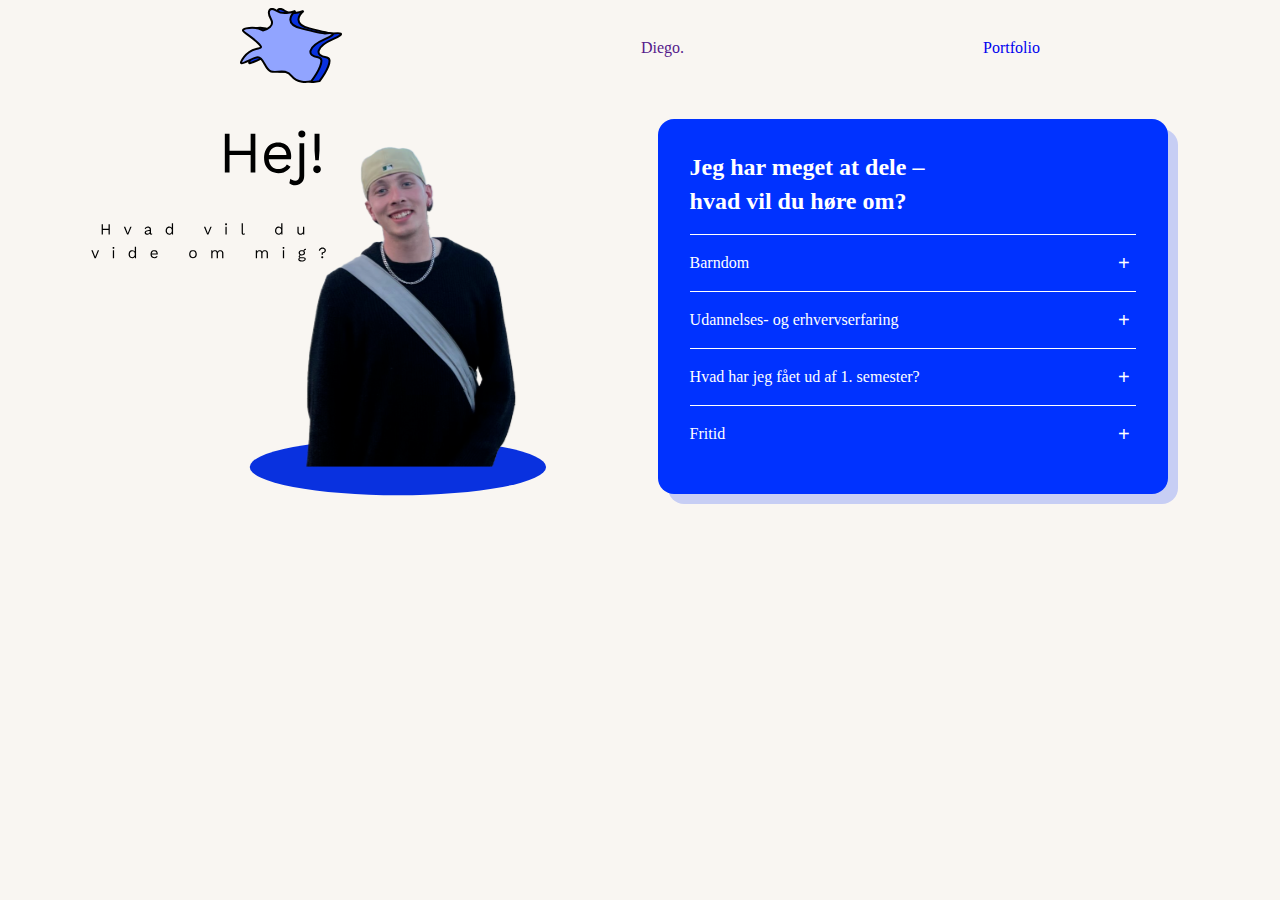
<file: aboutme.html>
<!DOCTYPE html>
<html lang="en">

<head>
    <meta charset="UTF-8">
    <meta name="viewport" content="width=device-width, initial-scale=1.0">
    <link rel="stylesheet" href="css/generel.css">
    <title>Aboutme</title>
</head>

<body>

    <header>
        <nav class="menu-bar">
            <div class="menu-left">
                <a href="index.html"><img src="img/logo.svg" alt="Diego Denckerts "></a>
            </div>

            <div class="about-me">
                <a href="">Diego.</a>
            </div>

            <div class="menu-right">
                <a href="portfolio.html">Portfolio</a>
            </div>
        </nav>
    </header>

    <main>
        <section class="om-mig">
            <div class="om-mig-img">
                <img src="img/om-mig-img.svg" alt="Et billede af Diego Denckert">
            </div>
            <section class="presentation-section">
                <div class="info-box">
                    <h2>Jeg har meget at dele –<br>hvad vil du høre om?</h2>

                    <div class="info-item">
                        <div class="info-header">
                            <span>Barndom</span>
                            <button class="toggle-btn">+</button>
                        </div>
                        <div class="info-content">
                            <p>Jeg er født og opvokset på Nørrebro, et stenkast fra Kea på Elmegade. Der har jeg boet
                                fra jeg blev født til jeg flyttede ud i 2022, hvor jeg flyttede til Ørestad med to
                                kammerater, hvor jeg stadigvæk befinder mig</p>
                        </div>
                    </div>

                    <div class="info-item">
                        <div class="info-header">
                            <span>Udannelses- og erhvervserfaring</span>
                            <button class="toggle-btn">+</button>
                        </div>
                        <div class="info-content">
                            <p>Min skoletid var præget af både faglig interesse og kreative udfoldelser, især i musik og
                                design.</p>
                        </div>
                    </div>


                    <div class="info-item">
                        <div class="info-header">
                            <span>Hvad har jeg fået ud af 1. semester?</span>
                            <button class="toggle-btn">+</button>
                        </div>
                        <div class="info-content">
                            <p>Jeg bruger min fritid på musik, gaming og kreative projekter som fx film og animation.
                            </p>
                        </div>
                    </div>

                    <div class="info-item">
                        <div class="info-header">
                            <span>Fritid</span>
                            <button class="toggle-btn">+</button>
                        </div>
                        <div class="info-content">
                            <p>Jeg bruger min fritid på musik, gaming og kreative projekter som fx film og animation.
                            </p>
                        </div>
                    </div>
                </div>
            </section>

        </section>
    </main>
    <footer></footer>

    <script src="js/js.js"></script>
</body>

</html>
</file>
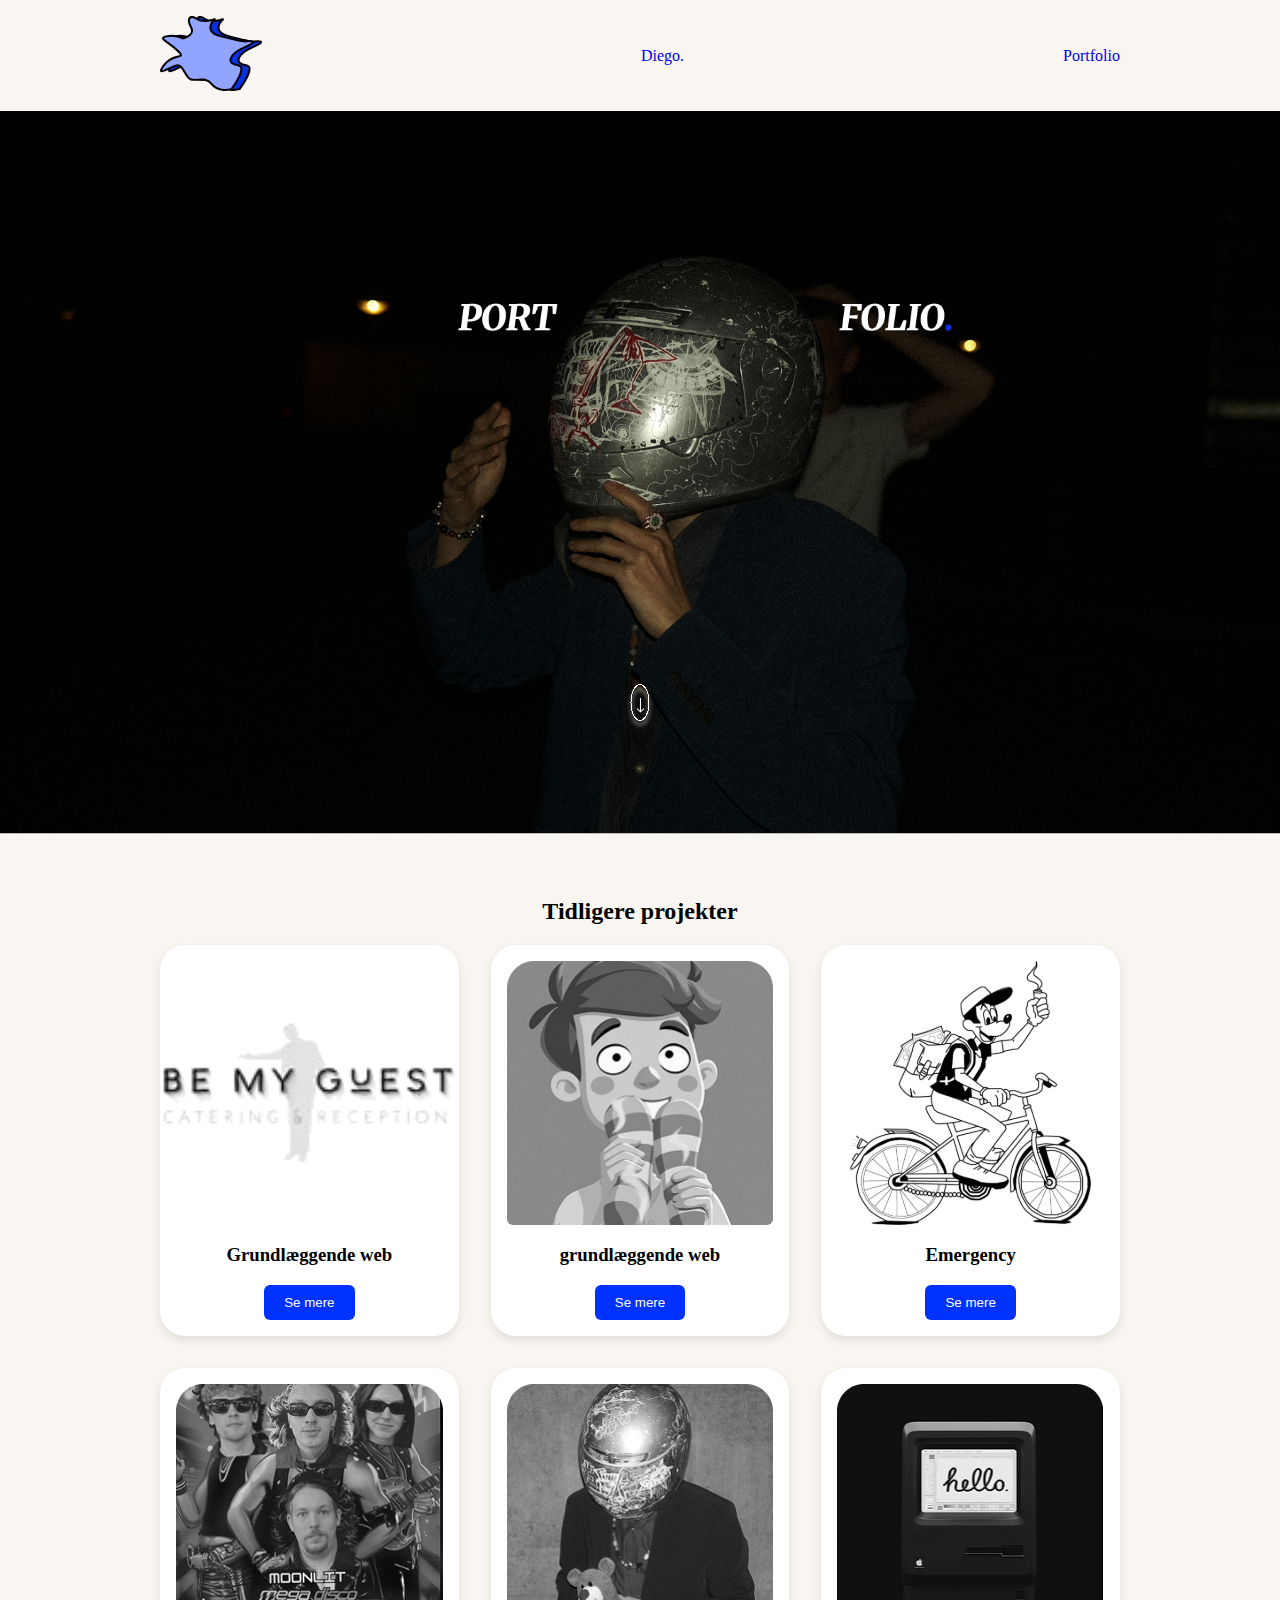
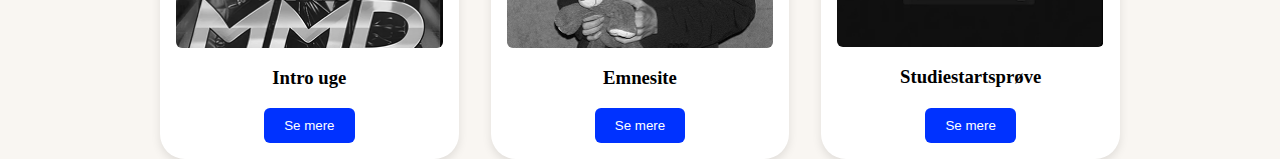
<file: portfolio.html>
<!DOCTYPE html>
<html lang="en">
<link rel="stylesheet" href="css/portfolio.css">

<head>
    <meta charset="UTF-8">
    <meta name="viewport" content="width=device-width, initial-scale=1.0">
    <title>Index</title>
</head>

<body>
    <header>
        <nav class="menu-bar">
            <div class="menu-left">
                <a href="index.html"><img src="img/logo.svg" alt=""></a>
            </div>

            <div class="about-me">
                <a href="aboutme.html">Diego.</a>
            </div>

            <div class="menu-right">
                <a href="portfolio.html">Portfolio</a>
            </div>
        </nav>
    </header>

    <main>
        <section class="hero">
            <div class="hero-img">
                <img src="img/hero-portfolio.png"
                    alt="Et billede af en person med motercykel hjelm og teksten Diego Denckert">
                <button class="scroll-btn" onclick="scrollToSection()">
                    <img src="img/scrolld-down.svg" alt="Et billede af en pil ned ad">
                </button>
            </div>
        </section>

        <div class="projekter" id="portfolio">
            <h2>Tidligere projekter</h2>
        </div>

        <section class="portfolio-section">
            <div class="dialog-card">
                <div class="image-container">
                    <div class="card-section">
                        <div class="dialog-image"><img src="img/bmg-card.png" alt="Et billede af be my guest logo">
                            <img class="overlay-pic" src="img/bmg-logo.png" alt="Be my guest logo">
                            <h3>Grundlæggende web</h3>
                            <button class="cta_btn" onclick="openDialog('bemyguestDialog')">Se mere</button>
                        </div>
                    </div>
                    <dialog id="bemyguestDialog">
                        <article>
                            <h2>Sigurdsgade</h2>
                            <img src="img/sigurdsgade-dialog-img.webp" alt="En Sigurdsgade plakat">
                            <p>HER SKAL DER LAVES OM BEMYGUEST</p>
                            <a href="https://sigurdcph.com">Se mere</a>
                            <button onclick="closeDialog('bemyguestDialog')" autofocus>Luk</button>
                        </article>
                    </dialog>
                </div>


                <div class="image-container">
                    <div class="card-section">
                        <div class="dialog-image"><img src="img/sure-sokker-card.png" alt="Et billede af Lagune">
                            <h3>grundlæggende web</h3>
                            <button class="cta_btn" onclick="openDialog('sokkeDialog')">Se mere</button>
                        </div>
                    </div>

                    <dialog id="sokkeDialog">
                        <article>
                            <h2>Lagune</h2>
                            <img src="img/lagune-dialog-img.webp" alt="Et billede inde i butikken Lagune">
                            <p>Her skal der stå om sure sokker-site!!</p>
                            <a href="https://lagunecph.com">Se mere</a>
                            <button onclick="closeDialog('sokkeDialog')" autofocus>Luk</button>
                        </article>
                    </dialog>
                </div>

                <div class="image-container">
                    <div class="card-section">
                        <div class="dialog-image"><img src="img/cykel-card.svg " alt="Et billede af Lagune">
                            <h3>Emergency</h3>
                            <button class="cta_btn" onclick="openDialog('cykelDialog')">Se mere</button>
                        </div>
                    </div>

                    <dialog id="cykelDialog">
                        <article>
                            <h2>Lagune</h2>
                            <img src="img/hakami-dialog-img.webp" alt="Et billede af et Hakami medlem">
                            <p>HER SKAL STÅ OM NØRREBRO-GUIDEN!</p>
                            <a href="">Se mere</a>
                            <button onclick="closeDialog('cykelDialog')" autofocus>Luk</button>
                        </article>
                    </dialog>
                </div>

                <div class="image-container">
                    <div class="card-section">
                        <div class="dialog-image"><img src="img/introuge-card.png" alt="Et billede af Lagune">
                            <h3>Intro uge</h3>
                            <button class="cta_btn" onclick="openDialog('introDialog')">Se mere</button>
                        </div>
                    </div>

                    <dialog id="introDialog">
                        <article>
                            <h2>Lagune</h2>
                            <img src="img/hakami-dialog-img.webp" alt="Et billede af et Hakami medlem">
                            <p>HER SKAL STÅ OM NØRREBRO-GUIDEN!</p>
                            <a href="">Se mere</a>
                            <button onclick="closeDialog('introDialog')" autofocus>Luk</button>
                        </article>
                    </dialog>
                </div>

                <div class="image-container">
                    <div class="card-section">
                        <div class="dialog-image"><img src="img/emnesite-card.png" alt="Et billede af Lagune">
                            <h3>Emnesite</h3>
                            <button class="cta_btn" onclick="openDialog('emneDialog')">Se mere</button>
                        </div>
                    </div>

                    <dialog id="emneDialog">
                        <article>
                            <h2>Lagune</h2>
                            <img src="img/hakami-dialog-img.webp" alt="Et billede af et Hakami medlem">
                            <p>HER SKAL STÅ OM NØRREBRO-GUIDEN!</p>
                            <a href="">Se mere</a>
                            <button onclick="closeDialog('emneDialog')" autofocus>Luk</button>
                        </article>
                    </dialog>
                </div>

                <div class="image-container">
                    <div class="card-section">
                        <div class="dialog-image"><img src="img/test-card.png" alt="Et billede af Lagune">
                            <h3>Studiestartsprøve
                            </h3>
                            <button class="cta_btn" onclick="openDialog('testDialog')">Se mere</button>
                        </div>
                    </div>

                    <dialog id="testDialog">
                        <article>
                            <h2>Lagune</h2>
                            <img src="img/hakami-dialog-img.webp" alt="Et billede af et Hakami medlem">
                            <p>HER SKAL STÅ OM NØRREBRO-GUIDEN!</p>
                            <a href="">Se mere</a>
                            <button onclick="closeDialog('testDialog')" autofocus>Luk</button>
                        </article>
                    </dialog>
                </div>
            </div>


        </section>
    </main>

    <footer></footer>
    <script src="js/portfolio.js"></script>
</body>


</html>
</file>
<file: css/generel.css>
body{
    background-color: #F9F6F2;
    margin-left: 5rem;
    margin-right: 5rem;
  }
  
  img{
    max-width: 100%;
    height: auto;
  }
  
  /* info-box */
  .presentation-section {
    padding: 2rem;
    display: flex;
    justify-content: center;
    align-items: center;
    width: 650px;
  }
  
  .info-box {
    background-color: #0032ff;
    color: white;
    border-radius: 16px;
    padding: 2rem;
    box-shadow: 10px 10px 0px rgba(0, 50, 255, 0.2);
    max-width: 650px;
    width: 100%;
    transition: transform 0.3s ease, box-shadow 0.3s ease;
  }
  
  .info-box h2 {
    margin-top: 0;
    font-size: 1.5rem;
    margin-bottom: 1rem;
    line-height: 1.4;
  }
  
  .info-item {
    border-top: 1px solid white;
    padding: 1rem 0;
  }
  
  .info-header {
    display: flex;
    justify-content: space-between;
    align-items: center;
    cursor: pointer;
  }
  
  .toggle-btn {
    background: none;
    border: none;
    color: white;
    font-size: 1.5rem;
    cursor: pointer;
  }
  
  .info-content {
    margin-top: 0.5rem;
    display: none;
    animation: fadeIn 0.3s ease-in-out;
  }
  
  .info-item.active .info-content {
    display: block;
  }
  
  .info-content.closing {
    opacity: 0;
    transform: translateY(-10px);
    max-height: 0 !important;
    padding-bottom: 0 !important;
  }
  
  .toggle-btn {
    background: none;
    border: none;
    font-size: 20px;
    cursor: pointer;
    width: 24px;
    height: 24px;
    display: flex;
    align-items: center;
    transition: transform 0.3s ease;
  }
  
  .info-item.active .toggle-btn {
    transform: rotate(45deg); 
  }
  
  @keyframes fadeIn {
    from {
      opacity: 0;
      transform: translateY(-5px);
    }
    to {
      opacity: 1;
      transform: translateY(0);
    }
  }
  
  /* Tidliger projekter sektion */
  
  .projekter h1{
    text-align: center;
    margin-top: 20vh;
  }
  .projekter-link {
    display: flex;
    justify-content: center;
    align-items: center;
    margin: 2rem auto;
    width: 100%;
  }
  
  /* udtalelser */
  /* udtalelser */
  
  .scroll-nav {
  width: 100%;
  max-width: 1240px;
  margin: 20px auto;
  display: flex;
  flex-direction: column;
  align-items: center;
  gap: 10px;
  box-sizing: border-box;
  padding: 40px 20px; 
  }
  
  .scroll-menu-container {
  width: 100%;
  max-width: 1200px;
  height: 400px;         
  overflow-y: auto;
  scroll-behavior: smooth;
  border: 1px solid #999;
  border-radius: 8px;
  scroll-snap-type: y mandatory;
  }
  
  .scroll-item {
  height: 400px;
  scroll-snap-align: start;
  padding: 40px;
  background: #eee;
  border-bottom: 1px solid #ccc;
  font-size: 1.3rem;
  display: flex;
  align-items: center;
  justify-content: center;
  user-select: none;
  box-sizing: border-box;
  flex-direction: column;
  gap: 20px;
  }
  
  .scroll-content {
  display: flex;
  flex-direction: column;
  align-items: center;
  text-align: center;
  gap: 20px;
  }
  
  .pic-wrapper img {
  max-width: 90%;
  max-height: 90%;
  object-fit: contain;
  display: block;
  margin: auto;
  }
  
  
  .scroll-content p {
  font-size: 1.2rem;
  font-style: italic;
  color: #333;
  max-width: 700px;
  line-height: 1.6;
  }
  
  
  .scroll-btn {
  cursor: pointer;
  padding: 10px 20px;
  font-size: 1.5rem;
  background-color: #0931DF;
  color: white;
  border: none;
  border-radius: 5px;
  user-select: none;
  width: 120px;
  }
  
  .scroll-btn:hover {
  background-color: #5a453a;
  }
  
  
  @media (min-width: 769px){
  /* Meny */
  .menu-bar {
    display: flex;
    justify-content: space-between;
    align-items: center;
    position: relative;
    z-index: 1;
    margin-left: 10rem;
    margin-right: 10rem;
  }
  
  .menu-bar a{
    text-decoration: none;;
  }
  
  /* hero sektion */
  
  .hero-sektion{
    position: relative;
    margin-top: 0;
    margin-bottom: 0;
  }
  
  .video-wrapper{
    display: flex;
    justify-content: center;
    align-items: flex-start;
    width: 100%;
    margin: 0;
    padding: 0;
  }
  
  .responsiv-animation{
    width: 100%;
    max-width: 1080px;
    aspect-ratio: 16/9;
    height: auto;
    display: block;
    margin: 0 auto;
    padding: 0;
  }
  
  
  .hero-link {
    opacity: 0;
    transform: translateY(-50px);
    animation: slideDown 0.8s ease-out 2s forwards;
    display: flex;
    justify-content: center;
    align-items: center;
    width: 100%;
    gap: 20px;
    position: relative;
    margin: 2rem auto;
  }
  
  @keyframes slideDown {
    to {
      opacity: 1;
      transform: translateY(0);
    }
  }
  
  
  
  
  
  /* fællesskaber */
  .community-h1{
    margin-top: 25vh;
    text-align: center;
  }
  
  .community-section {
    padding: 0 1rem;
    
  }
  
  .dialog-card {
    text-align: center;
    display: grid;
     grid-template-columns: 1fr 1fr 1fr;
  }
  
  /* Selve kortene */
  .image-container {
   position: relative;
   display: inline-block;
  }
  
  .image-contianer img{
    display: block;
    width: 100%;
    height: auto;
  
  }
  
  
  
  /* Billedet i kortet */
  .dialog-image img {
    aspect-ratio: 1/1;
    object-fit: cover;
    margin-bottom: 15px;
  }
  
  /* Knappen under billedet */
  .cta_btn {
    position: absolute;
  bottom: 40px;
  left: 35%;
  transform: translateX(-50%);
  padding: 10px 20px;
  background-color: #0032ff;
  color: white;
  border: none;
  border-radius: 6px;
  cursor: pointer;
  font-weight: 600;
  transition: background-color 0.3s ease;
  box-shadow: 0 4px 8px black;
  
  }
  
  /* Sikrer at dialog-indholdet er læsbart */
  dialog article {
    background-color: #ffffff;
    border-radius: 12px;
    box-shadow: 0 4px 20px rgba(0, 0, 0, 0.2);
    padding: 2rem;
    color: #333;
    overflow-y: auto;
    max-width: 600px;
    width: 50vw;
    overflow-y: auto;
    height: 75vh;
  }
  
  dialog article h2 {
    font-size: 1.8rem;
    color: #0032ff;
    margin-top: 0;
  }
  
  dialog article p {
    text-align: left;
    font-size: 1rem;
  }
  
  dialog article a {
    display: inline-block;
    margin-top: 1rem;
    color: #0032ff;
    text-decoration: underline;
    font-weight: bold;
  }
  
  dialog article button {
    margin-top: 2rem;
    padding: 0.75rem 1.5rem;
    background-color: #0032ff;
    color: white;
    border: none;
    border-radius: 6px;
    cursor: pointer;
    font-weight: bold;
    transition: background-color 0.3s ease;
  }
  
  dialog article button:hover {
    background-color: #0022cc;
  }
  
  dialog article img {
    max-width: 100%;
    widtH: 75%;
    height: auto;
    margin: 1rem 0;
  }
  
  
  
  /* om mig sektion */
  .om-mig{
    display: flex;
    gap: 2rem;
    max-width: 1200px;
    margin: 0 auto;
    align-items: flex-start;
  }
  
  .om-mig-img img{
    max-width: 100%;
    height: auto;
    border-radius: 8px;
    object-fit: cover;
  }
  
  /* erfaring med sektion */
  .erfaring-med{
    display: grid;
    grid-template-columns: 1fr 1fr 1fr ;
    gap: 1rem;
    padding: 0 2rem;
    margin: 0 auto;
    max-width: 1200px;
  }
  
  .image-wrapper{
    max-width: 332px;
    aspect-ratio: 1/1;
  }
  
  .text-wrapper{
    background-color: #91A4FF;
    color: white;
    border-radius: 16px;
    max-width: 300px;
    box-shadow: 10px 10px 0px #0931DF;
    padding: 1rem;
    height: 100%;
    margin-top: -2rem;
    line-height: 1.6;
  }
  
  .vss-erfaring,
  .figma-erfaring,
  .adobe-erfaring {
    display: flex;
    flex-direction: column;
    align-items: center;
    height: 100%;
  }
  
  
  .erfaring h1{
    text-align: center;
    margin-top: 20vh;
  }
  
  
  }
  /* responsiv-site */
  @media (max-width: 768px) {
  
    /* menu */
    .menu-bar {
        display: flex;
        justify-content: space-between;
        align-items: center;
        position: relative;
        z-index: 1;
      margin-left: 1rem;
      margin-right: 1rem;
      flex-wrap: wrap; 
      gap: 10px;
    }
  
    .menu-bar a{
        text-decoration: none;;
    }
    
    /* hero sektion */
      .hero-link img {
        width: 25px;
        height: 25px;
      }
  
      .hero-link {
        opacity: 0;
        transform: translateY(-50px);
        animation: slideDown 0.8s ease-out 2s forwards;
        display: flex;
        justify-content: center;
        align-items: center;
        width: 100%;
        gap: 15px;
        position: relative;
        margin: 2rem auto;
      }
    
      @keyframes slideDown {
        to {
          opacity: 1;
          transform: translateY(0);
        }
      }
      .hero-link-wrapper {
        display: flex;
        justify-content: center;
        width: 100%;
        position: relative;
      }
  
      /* om mig sektion */
      .om-mig-img img{
        width: 100%;
        height: auto;
        max-width: 100%;
        
      }
  
      .dialog-card{
        display: grid;
        grid-template-rows: 1fr ;
        justify-content: center;
      }
  
      .community-h1{
        text-align: center;
        margin-top: 10vh;
      }
  
      .image-container {
        position: relative;
        display: inline-block;
     }
     
     .image-contianer img{
         display: block;
         width: 100%;
         height: auto;
     
     }
     
     .dialog-image {
        position: relative;
     }
     
     /* Billedet i kortet */
     .dialog-image img {
         aspect-ratio: 1/1;
         object-fit: cover;
         margin-bottom: 15px;
     }
     
     /* Knappen under billedet */
     .cta_btn {
        position: absolute;
        bottom: 3rem;
        left: 1rem;
        padding: 0.5rem 1rem;
       background-color: #0032ff;
       color: white;
       border: none;
       border-radius: 6px;
       cursor: pointer;
       font-weight: 600;
       transition: background-color 0.3s ease;
       box-shadow: 0 4px 8px black;
     
     }
     
     /* Sikrer at dialog-indholdet er læsbart */
     dialog article {
         padding: 1rem;
         max-width: 500px;
         width: 90vw;
     }
     
     dialog article img {
         max-width: 100%;
         height: auto;
         margin: 1rem 0;
     }
  
     /* erfaring med sektion */
     .erfaring-med{
        display: grid;
        grid-template-rows: 1fr 1fr 1fr ;
        gap: 1rem;
        padding: 0 2rem;
        margin: 0 auto;
        max-width: 1200px;
        justify-content: center;
    }
    
    .image-wrapper{
        max-width: 332px;
        aspect-ratio: 1/1;
        margin-top: 1rem;
    }
    
    .text-wrapper{
        background-color: #91A4FF;
        color: white;
        border-radius: 16px;
        max-width: 300px;
        box-shadow: 10px 10px 0px #0931DF;
        padding: 1rem;
        height: 100%;
        margin-top: -2rem;
        line-height: 1.6;
        display: block;
        
    }
    
    .vss-erfaring,
    .figma-erfaring,
    .adobe-erfaring {
        display: flex;
        flex-direction: column;
        align-items: center;
        height: 100%;
    }
    
    
    .erfaring h1{
        text-align: center;
        margin-top: 20vh;
    }
  }
</file>
<file: css/portfolio.css>
body, html{
    background-color: #F9F6F2;
    margin: 0;
    padding: 0;
}

img{
    max-width: 100%;
    height: auto;
}


.menu-bar {
    display: flex;
    justify-content: space-between;
    align-items: center;
    position: relative;
    z-index: 1;
    margin-left: 10rem;
    margin-right: 10rem;
    margin-bottom: 1rem;
    margin-top: 1rem;
}

.hero-img img{
    display: block;
    width: 100%;
    margin-bottom: 4rem;

}

.hero-img {
    position: relative; 
  }
  
  .scroll-btn {
    position: absolute;
    bottom: 40px; 
    left: 50%;
    transform: translateX(-50%);
    background: none;
    border: none;
    cursor: pointer;
    z-index: 2;
  }
.menu-bar a{
    text-decoration: none;;
}

.projekter{
    text-align: center;
}

@media (min-width: 769px){
/* dialog sektion */
.dialog-card {
    display: grid;
    grid-template-columns: repeat(3, 1fr);
    gap: 2rem;
    margin-left: 10rem;
    margin-right: 10rem;
}

.image-container {
    display: flex;
    flex-direction: column;
    height: 100%;  
}

.card-section {
    flex: 1;  
    display: flex;
}

.dialog-image {
    background-color: white;
    padding: 1rem;
    border-radius: 8px;
    box-shadow: 0 4px 10px rgba(0,0,0,0.1);
    flex: 1;                
    display: flex;
    flex-direction: column;
    justify-content: space-between;
    align-items: center;
    border-radius: 25px;
    position: relative;
}


.overlay-pic {
    position: absolute;
    top: 70px; 
    left: 50%;
    transform: translateX(-50%);
    width: 100%;
    height: auto;
    pointer-events: none;
    z-index: 2;
}

.dialog-image img {
    max-width: 300px;
    width: 100%;
    height: auto;
    border-radius: 6px;
}

.cta_btn{
    background-color: #0032ff;
    color: white;
    border: none;
    cursor: pointer;
    padding: 10px 20px;
    border-radius: 6px;

}

/* inside-dialog */
dialog article {
    background-color: #ffffff;
    border-radius: 12px;
    box-shadow: 0 4px 20px rgba(0, 0, 0, 0.2);
    padding: 2rem;
    color: #333;
    overflow-y: auto;
    max-width: 600px;
    width: 50vw;
    overflow-y: auto;
    height: 75vh;
  }
  
  dialog article h2 {
    font-size: 1.8rem;
    color: #0032ff;
    margin-top: 0;
  }
  
  dialog article p {
    text-align: left;
    font-size: 1rem;
  }
  
  dialog article a {
    display: inline-block;
    margin-top: 1rem;
    color: #0032ff;
    text-decoration: underline;
    font-weight: bold;
  }
  
  dialog article button {
    margin-top: 2rem;
    padding: 0.75rem 1.5rem;
    background-color: #0032ff;
    color: white;
    border: none;
    border-radius: 6px;
    cursor: pointer;
    font-weight: bold;
    transition: background-color 0.3s ease;
  }
  
  dialog article button:hover {
    background-color: #0022cc;
  }

dialog article img {
    max-width: 100%;
    widtH: 75%;
    height: auto;
    margin: 1rem 0;
}
}

@media (max-width: 768px) {

    /* menu */
    .menu-bar {
        display: flex;
        justify-content: space-between;
        align-items: center;
        position: relative;
        z-index: 1;
      margin-left: 1rem;
      margin-right: 1rem;
      flex-wrap: wrap; 
      gap: 10px;
    }

    .menu-bar a{
        text-decoration: none;;
    }

    .dialog-card {
        display: grid;
        justify-content: center;
        grid-template-rows: repeat(1fr);
        gap: 2rem;
        margin-left: 10rem;
        margin-right: 10rem;
    }


    .image-container {
        display: flex;
        flex-direction: column;
        height: 100%;  
    }

    .dialog-image {
        background-color: white;
        padding: 1rem;
        border-radius: 8px;
        box-shadow: 0 4px 10px rgba(0,0,0,0.1);
        flex: 1;                
        display: flex;
        flex-direction: column;
        justify-content: space-between;
        align-items: center;
        border-radius: 25px;
        margin-top: 2rem;
        margin-bottom: 2rem;
        position: relative;
    }

    .overlay-pic {
        position: absolute;
        top: -20tpx;
        left: 0;
        width: 100%; 
        height: auto;
        pointer-events: none; 
        z-index: 2; 
    }

    .dialog-image img {
        max-width: 300px;
        width: 100%;
        height: auto;
        border-radius: 6px;
    }
    
    .cta_btn{
        background-color: #0032ff;
        color: white;
        border: none;
        cursor: pointer;
        padding: 10px 20px;
        border-radius: 6px;
    
    }

    .card-section {
        flex: 1;  
        display: flex;
        margin-left: 0.5rem;
        margin-right: 0.5rem;
    }
}
</file>
